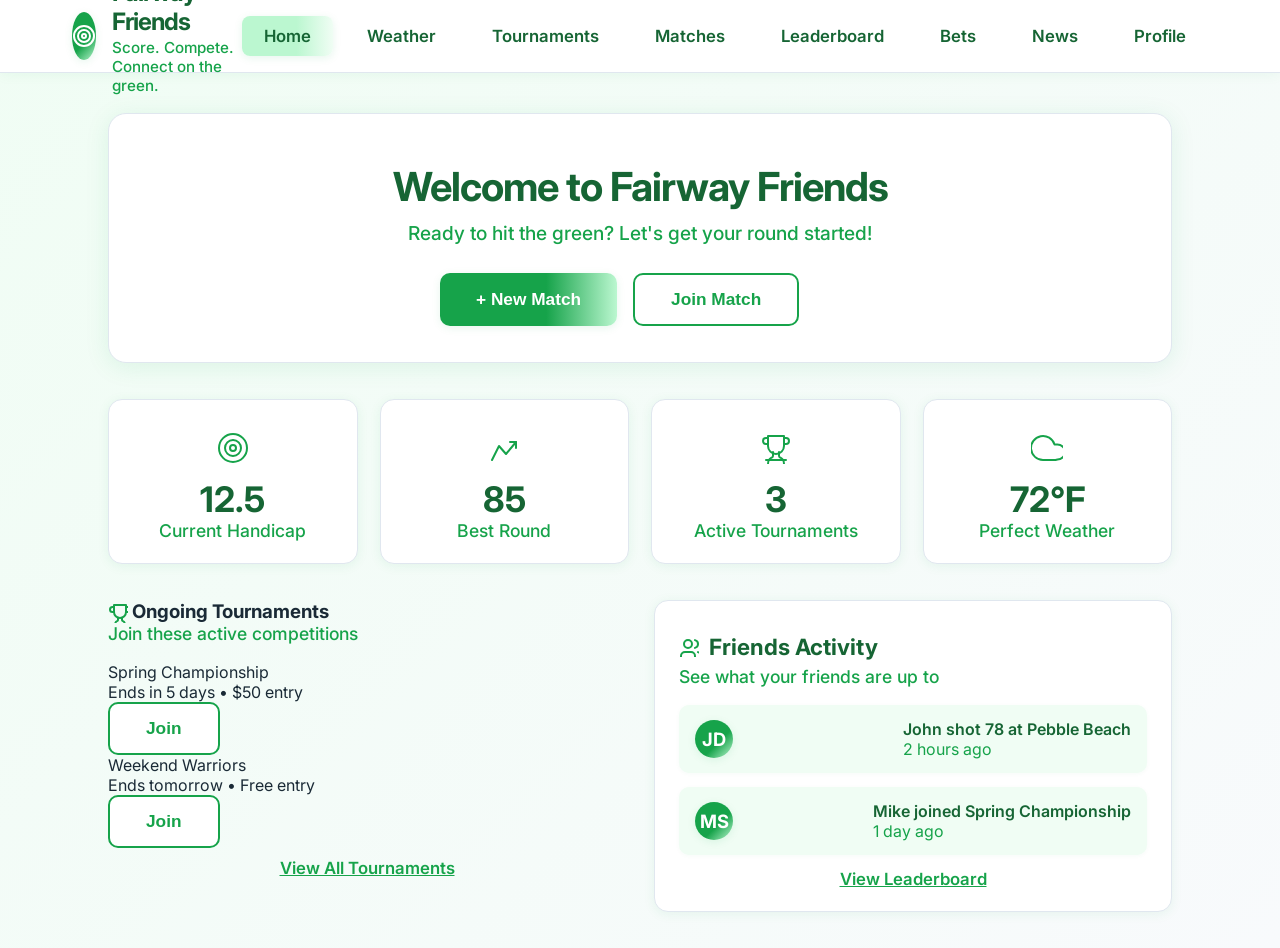
<file: index.html>
<!DOCTYPE html>
<html lang="en">
<head>
  <meta charset="UTF-8" />
  <meta name="viewport" content="width=device-width, initial-scale=1.0"/>
  <title>Fairway Friends</title>
  <link rel="stylesheet" href="styles.css" />
</head>
<body>
  <nav>
    <div class="nav-container">
      <div class="nav-left">
        <div class="logo-circle">
          <!-- Target SVG Icon -->
          <svg width="24" height="24" fill="none" stroke="white" stroke-width="2" stroke-linecap="round" stroke-linejoin="round">
            <circle cx="12" cy="12" r="10"/>
            <circle cx="12" cy="12" r="6"/>
            <circle cx="12" cy="12" r="2"/>
          </svg>
        </div>
        <div>
          <h1>Fairway Friends</h1>
          <p class="subtitle">Score. Compete. Connect on the green.</p>
        </div>
      </div>
      <div class="nav-right">
        <a class="active" href="index.html">Home</a>
        <a href="weather.html">Weather</a>
        <a href="tournaments.html">Tournaments</a>
        <a href="matches.html">Matches</a>
        <a href="leaderboard.html">Leaderboard</a>
        <a href="#">Bets</a>
        <a href="news.html">News</a>
        <a href="profile.html">Profile</a>
      </div>
    </div>
  </nav>
  <main>
    <section class="welcome-card">
      <h2>Welcome to Fairway Friends</h2>
      <p>Ready to hit the green? Let's get your round started!</p>
      <div class="welcome-actions">
        <button class="btn-primary">+ New Match</button>
        <button class="btn-outline">Join Match</button>
      </div>
    </section>
    <section class="stats-grid">
      <div class="stat-card">
        <div class="stat-icon">
          <svg width="32" height="32" fill="none" stroke="#16a34a" stroke-width="2" stroke-linecap="round" stroke-linejoin="round">
            <circle cx="16" cy="16" r="14"/>
            <circle cx="16" cy="16" r="8"/>
            <circle cx="16" cy="16" r="3"/>
          </svg>
        </div>
        <div class="stat-value">12.5</div>
        <div class="stat-label">Current Handicap</div>
      </div>
      <div class="stat-card">
        <div class="stat-icon">
          <svg width="32" height="32" fill="none" stroke="#16a34a" stroke-width="2" stroke-linecap="round" stroke-linejoin="round">
            <polyline points="28 10 18 22 11 14 4 28"/>
            <polyline points="22 10 28 10 28 16"/>
          </svg>
        </div>
        <div class="stat-value">85</div>
        <div class="stat-label">Best Round</div>
      </div>
      <div class="stat-card">
        <div class="stat-icon">
          <svg width="32" height="32" fill="none" stroke="#16a34a" stroke-width="2" stroke-linecap="round" stroke-linejoin="round">
            <path d="M8 12H6a3 3 0 0 1 0-6h2"/>
            <path d="M24 12h2a3 3 0 0 0 0-6h-2"/>
            <path d="M6 28h20"/>
            <path d="M13 20v4c0 .8-.7 1.4-1.5 1.7C9.7 26.5 8 29 8 32"/>
            <path d="M19 20v4c0 .8.7 1.4 1.5 1.7C22.3 26.5 24 29 24 32"/>
            <path d="M24 4H8v10a8 8 0 0 0 16 0V4Z"/>
          </svg>
        </div>
        <div class="stat-value">3</div>
        <div class="stat-label">Active Tournaments</div>
      </div>
      <div class="stat-card">
        <div class="stat-icon">
          <svg width="32" height="32" fill="none" stroke="#16a34a" stroke-width="2" stroke-linecap="round" stroke-linejoin="round">
            <path d="M24.5 28H12a12 12 0 1 1 11.5-15.5h3a7.5 7.5 0 1 1 0 15Z"/>
          </svg>
        </div>
        <div class="stat-value">72°F</div>
        <div class="stat-label">Perfect Weather</div>
      </div>
    </section>
    <section class="bottom-grid">
      <div class="tournaments-card">
        <h3><svg width="20" height="20" fill="none" stroke="#16a34a" stroke-width="2" stroke-linecap="round" stroke-linejoin="round" style="vertical-align:middle"><path d="M6 9H4.5a2.5 2.5 0 0 1 0-5H6"/><path d="M18 9h1.5a2.5 2.5 0 0 0 0-5H18"/><path d="M4 22h16"/><path d="M10 14.66V17c0 .55-.47.98-.97 1.21C7.85 18.75 7 20.24 7 22"/><path d="M14 14.66V17c0 .55.47.98.97 1.21C16.15 18.75 17 20.24 17 22"/><path d="M18 2H6v7a6 6 0 0 0 12 0V2Z"/></svg> Ongoing Tournaments</h3>
        <p class="card-subtitle">Join these active competitions</p>
        <div class="tournament-list">
          <div class="tournament">
            <div>
              <div class="tournament-title">Spring Championship</div>
              <div class="tournament-desc">Ends in 5 days • $50 entry</div>
            </div>
            <button class="btn-outline">Join</button>
          </div>
          <div class="tournament">
            <div>
              <div class="tournament-title">Weekend Warriors</div>
              <div class="tournament-desc">Ends tomorrow • Free entry</div>
            </div>
            <button class="btn-outline">Join</button>
          </div>
        </div>
        <a href="#" class="view-link">View All Tournaments</a>
      </div>
      <div class="activity-card">
        <h3><svg width="20" height="20" fill="none" stroke="#16a34a" stroke-width="2" stroke-linecap="round" stroke-linejoin="round" style="vertical-align:middle"><circle cx="9" cy="7" r="4"/><path d="M16 21v-2a4 4 0 0 0-4-4H6a4 4 0 0 0-4 4v2"/><path d="M22 21v-2a4 4 0 0 0-3-3.87"/><path d="M16 3.13a4 4 0 0 1 0 7.75"/></svg> Friends Activity</h3>
        <p class="card-subtitle">See what your friends are up to</p>
        <div class="activity-list">
          <div class="activity">
            <div class="avatar">JD</div>
            <div>
              <div class="activity-title">John shot 78 at Pebble Beach</div>
              <div class="activity-desc">2 hours ago</div>
            </div>
          </div>
          <div class="activity">
            <div class="avatar">MS</div>
            <div>
              <div class="activity-title">Mike joined Spring Championship</div>
              <div class="activity-desc">1 day ago</div>
            </div>
          </div>
        </div>
        <a href="#" class="view-link">View Leaderboard</a>
      </div>
    </section>
  </main>
</body>
</html>
</file>
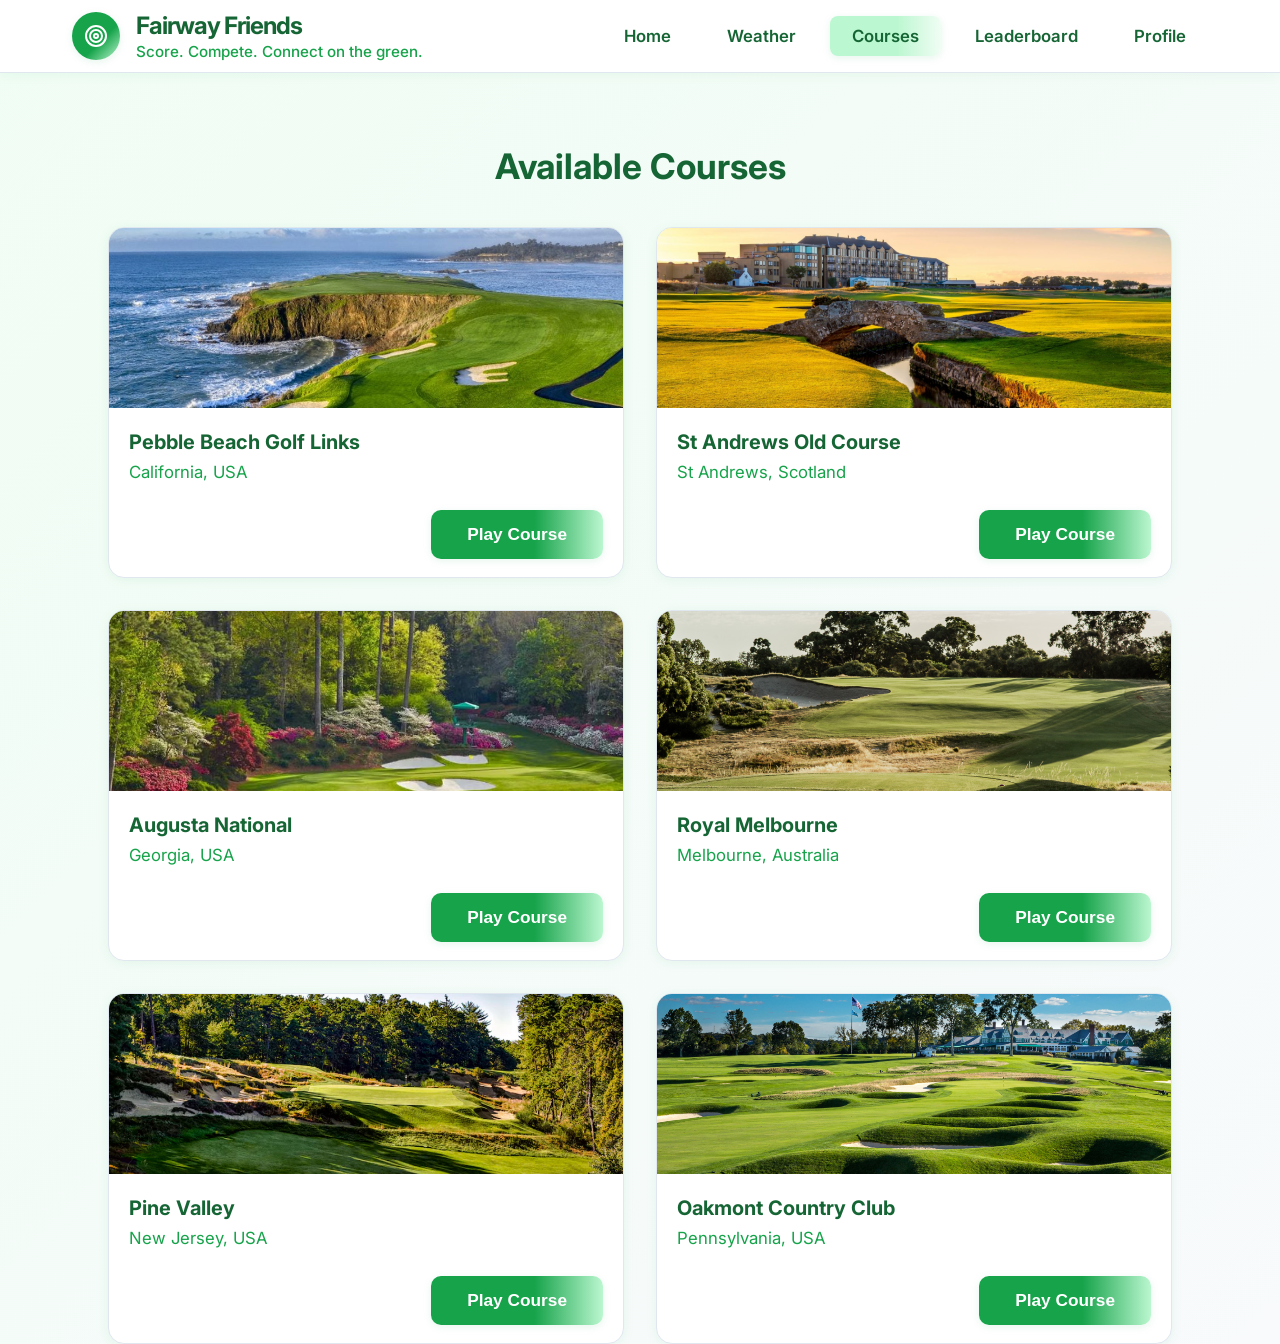
<file: courses.html>
<!DOCTYPE html>
<html lang="en">
<head>
  <meta charset="UTF-8" />
  <meta name="viewport" content="width=device-width, initial-scale=1.0"/>
  <title>Courses - Fairway Friends</title>
  <link rel="stylesheet" href="styles.css" />
  <style>
    .courses-list {
      display: grid;
      grid-template-columns: 1fr 1fr;
      gap: 32px;
      margin-top: 40px;
    }
    @media (max-width: 900px) {
      .courses-list { grid-template-columns: 1fr; }
    }
    .course-card {
      background: #fff;
      border-radius: 16px;
      box-shadow: 0 2px 12px rgba(22, 163, 74, 0.08);
      border: 1.5px solid #e0e7ef;
      overflow: hidden;
      display: flex;
      flex-direction: column;
      transition: box-shadow 0.18s, transform 0.18s;
    }
    .course-card:hover {
      box-shadow: 0 8px 32px rgba(22, 163, 74, 0.13);
      transform: translateY(-2px) scale(1.03);
    }
    .course-img {
      width: 100%;
      height: 180px;
      object-fit: cover;
      background: #e0e7ef;
    }
    .course-info {
      padding: 22px 20px 18px 20px;
      flex: 1;
      display: flex;
      flex-direction: column;
      justify-content: space-between;
    }
    .course-title {
      font-size: 1.25rem;
      font-weight: 700;
      color: #166534;
      margin-bottom: 8px;
    }
    .course-location {
      color: #16a34a;
      font-size: 1.05rem;
      margin-bottom: 18px;
    }
    .join-btn {
      align-self: flex-end;
      margin-top: 10px;
    }
  </style>
</head>
<body>
  <nav>
    <div class="nav-container">
      <div class="nav-left">
        <div class="logo-circle">
          <svg width="24" height="24" fill="none" stroke="white" stroke-width="2" stroke-linecap="round" stroke-linejoin="round">
            <circle cx="12" cy="12" r="10"/>
            <circle cx="12" cy="12" r="6"/>
            <circle cx="12" cy="12" r="2"/>
          </svg>
        </div>
        <div>
          <h1>Fairway Friends</h1>
          <p class="subtitle">Score. Compete. Connect on the green.</p>
        </div>
      </div>
      <div class="nav-right">
        <a href="index.php">Home</a>
        <a href="weather.html">Weather</a>
        <a class="active" href="matches.html">Courses</a>
        <a href="leaderboard.html">Leaderboard</a>
        <a href="profile.html">Profile</a>
      </div>
    </div>
  </nav>
  <main>
    <h2 style="text-align:center; color:#166534; font-size:2.2rem; font-weight:700; margin-top:32px;">Available Courses</h2>
    <div class="courses-list">
      <div class="course-card">
        <img class="course-img" src="golf-pictures/pebble-beach.jpg" alt="Pebble Beach Golf Links" />
        <div class="course-info">
          <div>
            <div class="course-title">Pebble Beach Golf Links</div>
            <div class="course-location">California, USA</div>
          </div>
          <button class="btn-primary join-btn">Play Course</button>
        </div>
      </div>
      <div class="course-card">
        <img class="course-img" src="golf-pictures/st-andrews.jpg" alt="St Andrews Old Course" />
        <div class="course-info">
          <div>
            <div class="course-title">St Andrews Old Course</div>
            <div class="course-location">St Andrews, Scotland</div>
          </div>
          <button class="btn-primary join-btn">Play Course</button>
        </div>
      </div>
      <div class="course-card">
        <img class="course-img" src="golf-pictures/augusta.jpg" alt="Augusta National" />
        <div class="course-info">
          <div>
            <div class="course-title">Augusta National</div>
            <div class="course-location">Georgia, USA</div>
          </div>
          <button class="btn-primary join-btn">Play Course</button>
        </div>
      </div>
      <div class="course-card">
        <img class="course-img" src="golf-pictures/royal-melbourne.jpg" alt="Royal Melbourne" />
        <div class="course-info">
          <div>
            <div class="course-title">Royal Melbourne</div>
            <div class="course-location">Melbourne, Australia</div>
          </div>
          <button class="btn-primary join-btn">Play Course</button>
        </div>
      </div>
      <div class="course-card">
        <img class="course-img" src="golf-pictures/pine-valley.jpg" alt="Pine Valley" />
        <div class="course-info">
          <div>
            <div class="course-title">Pine Valley</div>
            <div class="course-location">New Jersey, USA</div>
          </div>
          <button class="btn-primary join-btn">Play Course</button>
        </div>
      </div>
      <div class="course-card">
        <img class="course-img" src="golf-pictures/oakmont.jpg" alt="Oakmont Country Club" />
        <div class="course-info">
          <div>
            <div class="course-title">Oakmont Country Club</div>
            <div class="course-location">Pennsylvania, USA</div>
          </div>
          <button class="btn-primary join-btn">Play Course</button>
        </div>
      </div>
    </div>
  </main>
</body>
</html>
</file>
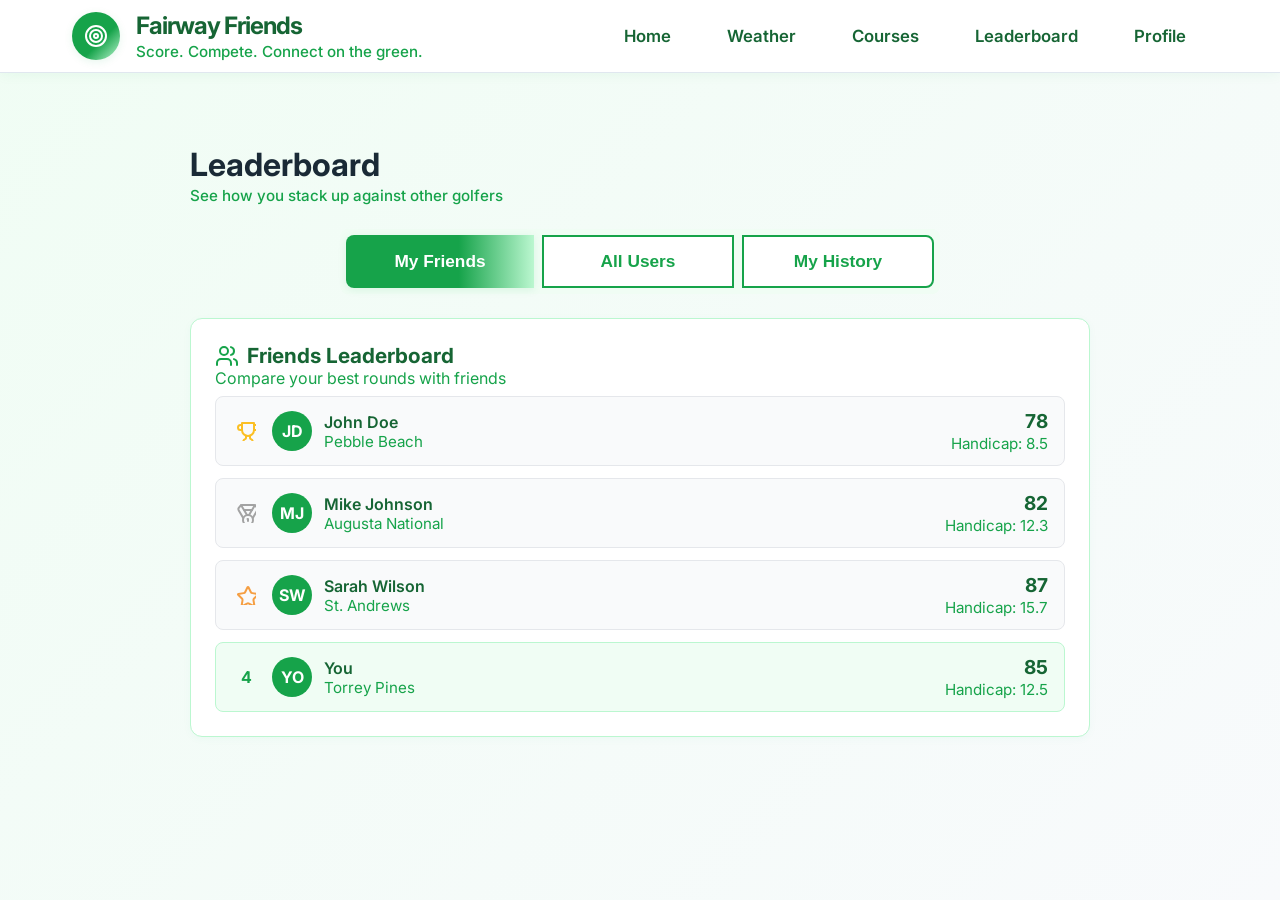
<file: leaderboard.html>
<!DOCTYPE html>
<html lang="en">
<head>
  <meta charset="UTF-8" />
  <meta name="viewport" content="width=device-width, initial-scale=1.0"/>
  <title>Leaderboard - Fairway Friends</title>
  <link rel="stylesheet" href="styles.css" />
</head>
<body>
  <nav>
    <div class="nav-container">
      <div class="nav-left">
        <div class="logo-circle">
          <svg width="24" height="24" fill="none" stroke="white" stroke-width="2" stroke-linecap="round" stroke-linejoin="round">
            <circle cx="12" cy="12" r="10"/>
            <circle cx="12" cy="12" r="6"/>
            <circle cx="12" cy="12" r="2"/>
          </svg>
        </div>
        <div>
          <h1>Fairway Friends</h1>
          <p class="subtitle">Score. Compete. Connect on the green.</p>
        </div>
      </div>
      <div class="nav-right">
        <a href="index.php">Home</a>
        <a href="weather.html">Weather</a>
        <a href="courses.html">Courses</a>
        <a href="leaderboard.html">Leaderboard</a>
        <a href="profile.html">Profile</a>
      </div>
    </div>
  </nav>
  <main>
    <div class="leaderboard-container">
      <div class="text-center" style="margin-top: 32px;">
        <h1 class="main-title">Leaderboard</h1>
        <p class="subtitle">See how you stack up against other golfers</p>
      </div>
      <div style="display: flex; gap: 8px; background: #f0fdf4; padding: 6px; border-radius: 8px; max-width: 600px; margin: 24px auto 0 auto;">
        <button class="btn-primary" style="flex:1; border-radius:8px 0 0 8px;">My Friends</button>
        <button class="btn-outline" style="flex:1; border-radius:0;">All Users</button>
        <button class="btn-outline" style="flex:1; border-radius:0 8px 8px 0;">My History</button>
      </div>
      <div class="leaderboard-card">
        <div class="leaderboard-header">
          <svg width="24" height="24" fill="none" stroke="#16a34a" stroke-width="2" stroke-linecap="round" stroke-linejoin="round">
            <circle cx="9" cy="7" r="4"/>
            <path d="M16 21v-2a4 4 0 0 0-4-4H6a4 4 0 0 0-4 4v2"/>
            <path d="M22 21v-2a4 4 0 0 0-3-3.87"/>
            <path d="M16 3.13a4 4 0 0 1 0 7.75"/>
          </svg>
          <span class="leaderboard-title">Friends Leaderboard</span>
        </div>
        <div class="leaderboard-desc">Compare your best rounds with friends</div>
        <div class="leaderboard-list">
          <!-- Row 1 -->
          <div class="leaderboard-row">
            <div class="left">
              <span class="leaderboard-rank">
                <svg width="20" height="20" fill="none" stroke="#fbbf24" stroke-width="2" stroke-linecap="round" stroke-linejoin="round" style="vertical-align: middle;"><path d="M6 9H4.5a2.5 2.5 0 0 1 0-5H6"/><path d="M18 9h1.5a2.5 2.5 0 0 0 0-5H18"/><path d="M4 22h16"/><path d="M10 14.66V17c0 .55-.47.98-.97 1.21C7.85 18.75 7 20.24 7 22"/><path d="M14 14.66V17c0 .55.47.98.97 1.21C16.15 18.75 17 20.24 17 22"/><path d="M18 2H6v7a6 6 0 0 0 12 0V2Z"/></svg>
              </span>
              <span class="leaderboard-avatar">JD</span>
              <div class="leaderboard-info">
                <span class="leaderboard-name">John Doe</span>
                <span class="leaderboard-course">Pebble Beach</span>
              </div>
            </div>
            <div class="leaderboard-score">
              <span class="leaderboard-score-main">78</span><br />
              <span class="leaderboard-score-sub">Handicap: 8.5</span>
            </div>
          </div>
          <!-- Row 2 -->
          <div class="leaderboard-row">
            <div class="left">
              <span class="leaderboard-rank">
                <svg width="20" height="20" fill="none" stroke="#a3a3a3" stroke-width="2" stroke-linecap="round" stroke-linejoin="round" style="vertical-align: middle;"><circle cx="12" cy="17" r="5"/><path d="M7.21 15 2.66 7.14a2 2 0 0 1 .13-2.2L4.4 2.8A2 2 0 0 1 6 2h12a2 2 0 0 1 1.6.8l1.6 2.14a2 2 0 0 1 .14 2.2L16.79 15"/><path d="M11 12 5.12 2.2"/><path d="m13 12 5.88-9.8"/><path d="M8 7h8"/><path d="M12 18v-2h-.5"/></svg>
              </span>
              <span class="leaderboard-avatar">MJ</span>
              <div class="leaderboard-info">
                <span class="leaderboard-name">Mike Johnson</span>
                <span class="leaderboard-course">Augusta National</span>
              </div>
            </div>
            <div class="leaderboard-score">
              <span class="leaderboard-score-main">82</span><br />
              <span class="leaderboard-score-sub">Handicap: 12.3</span>
            </div>
          </div>
          <!-- Row 3 -->
          <div class="leaderboard-row">
            <div class="left">
              <span class="leaderboard-rank">
                <svg width="20" height="20" fill="none" stroke="#f59e42" stroke-width="2" stroke-linecap="round" stroke-linejoin="round" style="vertical-align: middle;"><path d="M11.525 2.295a.53.53 0 0 1 .95 0l2.31 4.679a2.123 2.123 0 0 0 1.595 1.16l5.166.756a.53.53 0 0 1 .294.904l-3.736 3.638a2.123 2.123 0 0 0-.611 1.878l.882 5.14a.53.53 0 0 1-.771.56l-4.618-2.428a2.122 2.122 0 0 0-1.973 0L6.396 21.01a.53.53 0 0 1-.77-.56l.881-5.139a2.122 2.122 0 0 0-.611-1.879L2.16 9.795a.53.53 0 0 1 .294-.906l5.165-.755a2.122 2.122 0 0 0 1.597-1.16z"/></svg>
              </span>
              <span class="leaderboard-avatar">SW</span>
              <div class="leaderboard-info">
                <span class="leaderboard-name">Sarah Wilson</span>
                <span class="leaderboard-course">St. Andrews</span>
              </div>
            </div>
            <div class="leaderboard-score">
              <span class="leaderboard-score-main">87</span><br />
              <span class="leaderboard-score-sub">Handicap: 15.7</span>
            </div>
          </div>
          <!-- Row 4 (You) -->
          <div class="leaderboard-row highlight">
            <div class="left">
              <span class="leaderboard-rank">4</span>
              <span class="leaderboard-avatar">YO</span>
              <div class="leaderboard-info">
                <span class="leaderboard-name">You</span>
                <span class="leaderboard-course">Torrey Pines</span>
              </div>
            </div>
            <div class="leaderboard-score">
              <span class="leaderboard-score-main">85</span><br />
              <span class="leaderboard-score-sub">Handicap: 12.5</span>
            </div>
          </div>
        </div>
      </div>
    </div>
  </main>
</body>
</html>
</file>
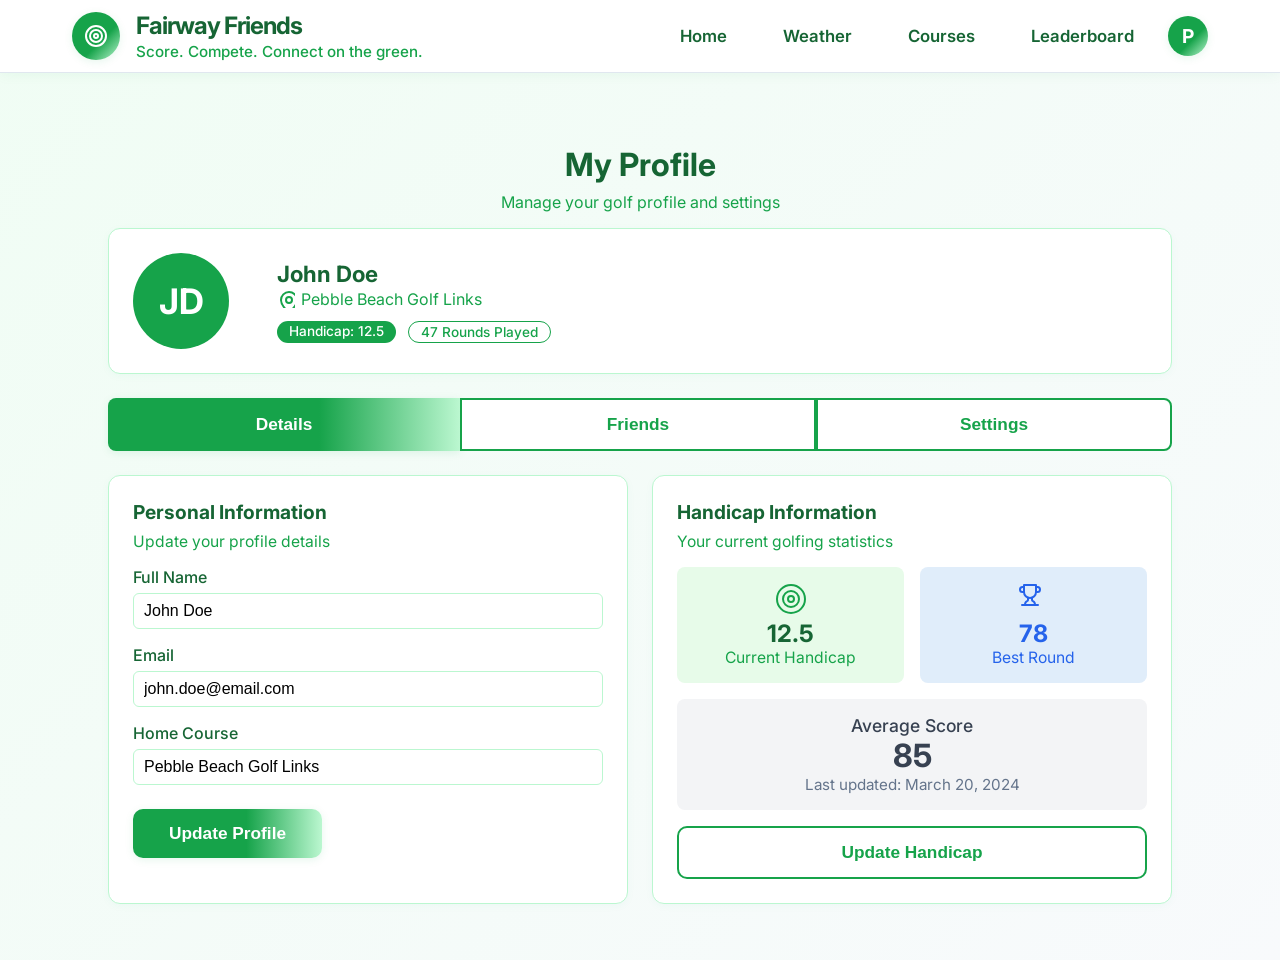
<file: profile.html>
<!DOCTYPE html>
<html lang="en">
<head>
  <meta charset="UTF-8" />
  <meta name="viewport" content="width=device-width, initial-scale=1.0"/>
  <title>My Profile - Fairway Friends</title>
  <link rel="stylesheet" href="styles.css" />
  <style>
    .tab-content { display: none; }
    .tab-content.active { display: block; }
    .profile-avatar {
      width: 96px; height: 96px;
      background: #16a34a;
      color: #fff;
      border-radius: 50%;
      display: flex; align-items: center; justify-content: center;
      font-size: 2.2rem;
      font-weight: bold;
      margin-right: 24px;
    }
    .profile-badges { display: flex; gap: 12px; margin-top: 12px; }
    .profile-badge {
      display: inline-block;
      border-radius: 12px;
      padding: 2px 12px;
      font-size: 0.85rem;
      font-weight: 500;
      background: #16a34a;
      color: #fff;
    }
    .profile-badge.outline {
      background: #fff;
      color: #16a34a;
      border: 1px solid #16a34a;
    }
    .profile-section {
      background: #fff;
      border: 1px solid #bbf7d0;
      border-radius: 12px;
      box-shadow: 0 2px 8px rgba(16, 185, 129, 0.04);
      margin-bottom: 24px;
      padding: 24px;
    }
    .profile-form label {
      display: block;
      margin-bottom: 6px;
      color: #166534;
      font-weight: 500;
    }
    .profile-form input {
      width: 100%;
      padding: 8px 10px;
      margin-bottom: 16px;
      border: 1px solid #bbf7d0;
      border-radius: 6px;
      font-size: 1rem;
    }
    .profile-form button {
      margin-top: 8px;
    }
    .profile-grid {
      display: grid;
      grid-template-columns: 1fr 1fr;
      gap: 24px;
    }
    @media (max-width: 900px) {
      .profile-grid { grid-template-columns: 1fr; }
    }
    .friends-list {
      display: grid;
      grid-template-columns: 1fr 1fr;
      gap: 12px;
      margin-top: 12px;
    }
    .friend-card {
      display: flex;
      align-items: center;
      background: #e7fbe9;
      border-radius: 8px;
      padding: 10px 16px;
      gap: 12px;
      font-size: 1rem;
    }
    .friend-card.offline { background: #f3f4f6; }
    .friend-status {
      font-size: 0.9rem;
      margin-left: auto;
      display: flex;
      align-items: center;
      gap: 4px;
    }
    .status-dot {
      width: 8px; height: 8px;
      border-radius: 50%;
      display: inline-block;
    }
    .status-dot.online { background: #16a34a; }
    .status-dot.offline { background: #a3a3a3; }
    .pending-invites {
      margin-top: 16px;
      display: flex;
      flex-direction: column;
      gap: 10px;
    }
    .invite-card {
      background: #fef9c3;
      border: 1px solid #fde68a;
      border-radius: 8px;
      padding: 12px 16px;
      display: flex;
      align-items: center;
      justify-content: space-between;
      gap: 12px;
    }
    .invite-info {
      display: flex;
      flex-direction: column;
      gap: 2px;
    }
    .settings-grid {
      display: grid;
      grid-template-columns: 1fr 1fr;
      gap: 24px;
    }
    @media (max-width: 900px) {
      .settings-grid { grid-template-columns: 1fr; }
    }
    .checkbox-group {
      display: flex;
      flex-direction: column;
      gap: 12px;
      margin-top: 12px;
    }
    .checkbox-label {
      display: flex;
      align-items: center;
      gap: 8px;
      font-size: 1rem;
      color: #166534;
    }
    .checkbox-label input[type="checkbox"] {
      accent-color: #16a34a;
      width: 18px; height: 18px;
    }
  </style>
</head>
<body>
  <nav>
    <div class="nav-container">
      <div class="nav-left">
        <div class="logo-circle">
          <svg width="24" height="24" fill="none" stroke="white" stroke-width="2" stroke-linecap="round" stroke-linejoin="round">
            <circle cx="12" cy="12" r="10"/>
            <circle cx="12" cy="12" r="6"/>
            <circle cx="12" cy="12" r="2"/>
          </svg>
        </div>
        <div>
          <h1>Fairway Friends</h1>
          <p class="subtitle">Score. Compete. Connect on the green.</p>
        </div>
      </div>
      <div class="nav-right">
        <a href="index.php">Home</a>
        <a href="weather.html">Weather</a>
        <a href="courses.html">Courses</a>
        <a href="leaderboard.html">Leaderboard</a>
        <div class="user-profile">
          <div class="profile-icon">P</div>
          <div class="profile-dropdown">
            <a href="profile.html">Profile</a>
            <a href="settings.html">Settings</a>
            <div class="divider"></div>
            <a href="logout.php">Logout</a>
          </div>
        </div>
      </div>
    </div>
  </nav>
  <main>
    <section style="text-align:center; margin-top:32px; margin-bottom:16px;">
      <h2 style="font-size:2rem; color:#166534; font-weight:bold; margin-bottom:8px;">My Profile</h2>
      <p style="color:#16a34a;">Manage your golf profile and settings</p>
    </section>
    <!-- Profile Card -->
    <section class="profile-section" style="max-width:1100px; margin:0 auto 24px auto;">
      <div style="display:flex; align-items:center; gap:24px;">
        <div class="profile-avatar">JD</div>
        <div>
          <div style="font-size:1.4rem; font-weight:bold; color:#166534;">John Doe</div>
          <div style="color:#16a34a; display:flex; align-items:center; gap:6px; margin-top:2px;">
            <svg width="18" height="18" fill="none" stroke="#16a34a" stroke-width="2" stroke-linecap="round" stroke-linejoin="round"><path d="M20 10c0 4.993-5.539 10.193-7.399 11.799a1 1 0 0 1-1.202 0C9.539 20.193 4 14.993 4 10a8 8 0 0 1 16 0"/><circle cx="12" cy="10" r="3"/></svg>
            Pebble Beach Golf Links
          </div>
          <div class="profile-badges">
            <span class="profile-badge">Handicap: 12.5</span>
            <span class="profile-badge outline">47 Rounds Played</span>
          </div>
        </div>
      </div>
    </section>
    <!-- Tabs -->
    <div style="max-width:1100px; margin:0 auto 24px auto;">
      <div style="display:flex; background:#f0fdf4; border-radius:8px;">
        <button class="btn-primary" id="tab-details" style="flex:1; border-radius:8px 0 0 8px;">Details</button>
        <button class="btn-outline" id="tab-friends" style="flex:1; border-radius:0;">Friends</button>
        <button class="btn-outline" id="tab-settings" style="flex:1; border-radius:0 8px 8px 0;">Settings</button>
      </div>
    </div>
    <!-- Tab Contents -->
    <div style="max-width:1100px; margin:0 auto 32px auto;">
      <!-- Details Tab -->
      <div class="tab-content active" id="content-details">
        <div class="profile-grid">
          <div class="profile-section">
            <div style="font-size:1.2rem; font-weight:bold; color:#166534; margin-bottom:8px;">Personal Information</div>
            <div style="color:#16a34a; font-size:0.98rem; margin-bottom:16px;">Update your profile details</div>
            <form class="profile-form">
              <label for="full-name">Full Name</label>
              <input type="text" id="full-name" value="John Doe" />
              <label for="email">Email</label>
              <input type="email" id="email" value="john.doe@email.com" />
              <label for="home-course">Home Course</label>
              <input type="text" id="home-course" value="Pebble Beach Golf Links" />
              <button class="btn-primary" type="button">Update Profile</button>
            </form>
          </div>
          <div class="profile-section">
            <div style="font-size:1.2rem; font-weight:bold; color:#166534; margin-bottom:8px;">Handicap Information</div>
            <div style="color:#16a34a; font-size:0.98rem; margin-bottom:16px;">Your current golfing statistics</div>
            <div style="display:grid; grid-template-columns:1fr 1fr; gap:16px; margin-bottom:16px;">
              <div style="text-align:center; background:#e7fbe9; border-radius:8px; padding:16px;">
                <svg width="32" height="32" fill="none" stroke="#16a34a" stroke-width="2" stroke-linecap="round" stroke-linejoin="round"><circle cx="16" cy="16" r="14"/><circle cx="16" cy="16" r="8"/><circle cx="16" cy="16" r="3"/></svg>
                <div style="font-size:1.5rem; font-weight:bold; color:#166534;">12.5</div>
                <div style="color:#16a34a; font-size:0.98rem;">Current Handicap</div>
              </div>
              <div style="text-align:center; background:#e0edfa; border-radius:8px; padding:16px;">
                <svg width="32" height="32" fill="none" stroke="#2563eb" stroke-width="2" stroke-linecap="round" stroke-linejoin="round"><path d="M6 9H4.5a2.5 2.5 0 0 1 0-5H6"/><path d="M18 9h1.5a2.5 2.5 0 0 0 0-5H18"/><path d="M4 22h16"/><path d="M10 14.66V17c0 .55-.47.98-.97 1.21C7.85 18.75 7 20.24 7 22"/><path d="M14 14.66V17c0 .55.47.98.97 1.21C16.15 18.75 17 20.24 17 22"/><path d="M18 2H6v7a6 6 0 0 0 12 0V2Z"/></svg>
                <div style="font-size:1.5rem; font-weight:bold; color:#2563eb;">78</div>
                <div style="color:#2563eb; font-size:0.98rem;">Best Round</div>
              </div>
            </div>
            <div style="text-align:center; background:#f3f4f6; border-radius:8px; padding:16px; margin-bottom:16px;">
              <div style="font-size:1.1rem; font-weight:500; color:#374151;">Average Score</div>
              <div style="font-size:2rem; font-weight:bold; color:#374151;">85</div>
              <div style="color:#64748b; font-size:0.95rem;">Last updated: March 20, 2024</div>
            </div>
            <button class="btn-outline" style="width:100%;">Update Handicap</button>
          </div>
        </div>
      </div>
      <!-- Friends Tab -->
      <div class="tab-content" id="content-friends">
        <div class="profile-section">
          <div style="font-size:1.2rem; font-weight:bold; color:#166534; margin-bottom:8px;">My Friends (4)</div>
          <div style="color:#16a34a; font-size:0.98rem; margin-bottom:16px;">Connect and compete with your golf buddies</div>
          <button class="btn-primary" style="float:right; margin-bottom:12px;">+ Invite Friend</button>
          <div class="friends-list">
            <div class="friend-card">
              <span class="profile-avatar" style="width:40px; height:40px; font-size:1rem; margin-right:0;">MJ</span>
              <span>Mike Johnson<br /><span style="color:#16a34a; font-size:0.95rem;">Handicap: 8.5</span></span>
              <span class="friend-status"><span class="status-dot online"></span>online</span>
            </div>
            <div class="friend-card">
              <span class="profile-avatar" style="width:40px; height:40px; font-size:1rem; margin-right:0;">TB</span>
              <span>Tom Brown<br /><span style="color:#16a34a; font-size:0.95rem;">Handicap: 11.2</span></span>
              <span class="friend-status"><span class="status-dot online"></span>online</span>
            </div>
            <div class="friend-card offline">
              <span class="profile-avatar" style="width:40px; height:40px; font-size:1rem; margin-right:0;">SW</span>
              <span>Sarah Wilson<br /><span style="color:#16a34a; font-size:0.95rem;">Handicap: 15.7</span></span>
              <span class="friend-status"><span class="status-dot offline"></span>offline</span>
            </div>
            <div class="friend-card offline">
              <span class="profile-avatar" style="width:40px; height:40px; font-size:1rem; margin-right:0;">LD</span>
              <span>Lisa Davis<br /><span style="color:#16a34a; font-size:0.95rem;">Handicap: 9.8</span></span>
              <span class="friend-status"><span class="status-dot offline"></span>offline</span>
            </div>
          </div>
        </div>
        <div class="profile-section">
          <div style="font-size:1.2rem; font-weight:bold; color:#166534; margin-bottom:8px;">Pending Invites</div>
          <div style="color:#16a34a; font-size:0.98rem; margin-bottom:16px;">Friends you've invited to join</div>
          <div class="pending-invites">
            <div class="invite-card">
              <div class="invite-info">
                <span>Alex Smith</span>
                <span style="color:#16a34a; font-size:0.95rem;">alex@email.com</span>
                <span style="color:#64748b; font-size:0.85rem;">Sent: 18/3/2024</span>
              </div>
              <button class="btn-outline" style="padding:4px 16px; font-size:0.95rem;">Resend</button>
            </div>
            <div class="invite-card">
              <div class="invite-info">
                <span>Emma Wilson</span>
                <span style="color:#16a34a; font-size:0.95rem;">emma@email.com</span>
                <span style="color:#64748b; font-size:0.85rem;">Sent: 17/3/2024</span>
              </div>
              <button class="btn-outline" style="padding:4px 16px; font-size:0.95rem;">Resend</button>
            </div>
          </div>
        </div>
      </div>
      <!-- Settings Tab -->
      <div class="tab-content" id="content-settings">
        <div class="settings-grid">
          <div class="profile-section">
            <div style="font-size:1.2rem; font-weight:bold; color:#166534; margin-bottom:8px;">Account Settings</div>
            <div style="color:#16a34a; font-size:0.98rem; margin-bottom:16px;">Manage your account preferences</div>
            <form class="profile-form">
              <label for="current-password">Current Password</label>
              <input type="password" id="current-password" placeholder="Enter current password" />
              <label for="new-password">New Password</label>
              <input type="password" id="new-password" placeholder="Enter new password" />
              <label for="confirm-password">Confirm Password</label>
              <input type="password" id="confirm-password" placeholder="Confirm new password" />
              <button class="btn-primary" type="button">Update Password</button>
            </form>
          </div>
          <div class="profile-section">
            <div style="font-size:1.2rem; font-weight:bold; color:#166534; margin-bottom:8px;">Notifications</div>
            <div style="color:#16a34a; font-size:0.98rem; margin-bottom:16px;">Choose how you want to be notified</div>
            <div class="checkbox-group">
              <label class="checkbox-label"><input type="checkbox" checked /> Email Notifications <span style="color:#64748b; font-size:0.95rem;">Match invites and results</span></label>
              <label class="checkbox-label"><input type="checkbox" checked /> Weekly Reports <span style="color:#64748b; font-size:0.95rem;">Your weekly golf summary</span></label>
            </div>
          </div>
        </div>
      </div>
    </div>
  </main>
  <script>
    // Tab switching logic
    const tabDetails = document.getElementById('tab-details');
    const tabFriends = document.getElementById('tab-friends');
    const tabSettings = document.getElementById('tab-settings');
    const contentDetails = document.getElementById('content-details');
    const contentFriends = document.getElementById('content-friends');
    const contentSettings = document.getElementById('content-settings');
    const tabButtons = [tabDetails, tabFriends, tabSettings];
    const tabContents = [contentDetails, contentFriends, contentSettings];

    tabButtons.forEach((btn, idx) => {
      btn.addEventListener('click', () => {
        tabButtons.forEach((b, i) => {
          if (i === idx) {
            b.classList.remove('btn-outline');
            b.classList.add('btn-primary');
            tabContents[i].classList.add('active');
          } else {
            b.classList.remove('btn-primary');
            b.classList.add('btn-outline');
            tabContents[i].classList.remove('active');
          }
        });
      });
    });
  </script>
</body>
</html>
</file>
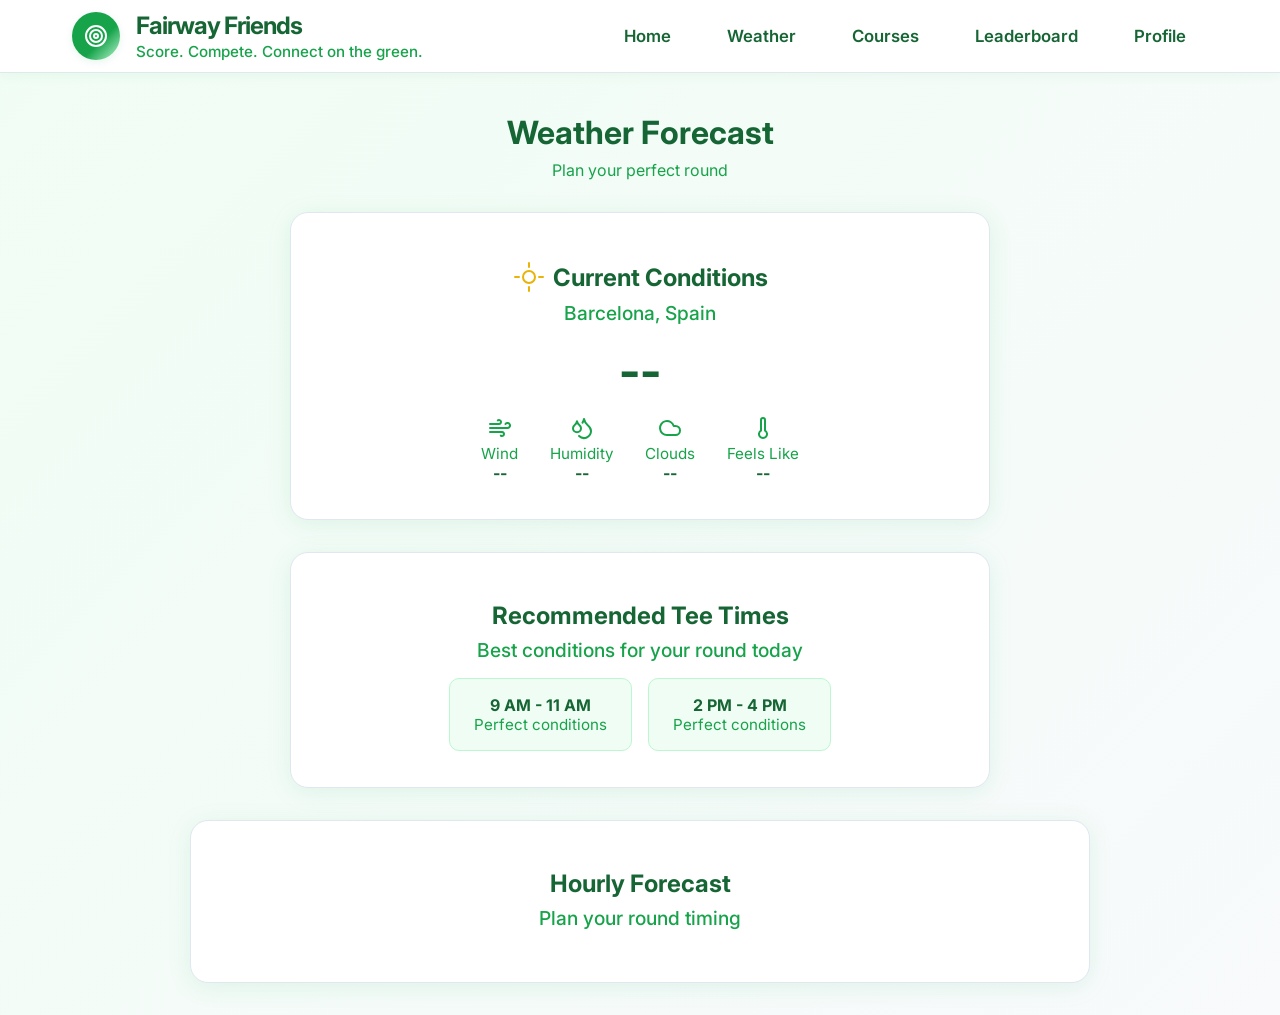
<file: weather.html>
<!DOCTYPE html>
<html lang="en">
<head>
  <meta charset="UTF-8" />
  <meta name="viewport" content="width=device-width, initial-scale=1.0"/>
  <title>Weather Forecast - Fairway Friends</title>
  <link rel="stylesheet" href="styles.css" />
</head>
<body>
  <nav>
    <div class="nav-container">
      <div class="nav-left">
        <div class="logo-circle">
          <!-- Target SVG Icon -->
          <svg width="24" height="24" fill="none" stroke="white" stroke-width="2" stroke-linecap="round" stroke-linejoin="round">
            <circle cx="12" cy="12" r="10"/>
            <circle cx="12" cy="12" r="6"/>
            <circle cx="12" cy="12" r="2"/>
          </svg>
        </div>
        <div>
          <h1>Fairway Friends</h1>
          <p class="subtitle">Score. Compete. Connect on the green.</p>
        </div>
      </div>
      <div class="nav-right">
        <a href="index.php">Home</a>
        <a href="weather.html">Weather</a>
        <a href="courses.html">Courses</a>
        <a href="leaderboard.html">Leaderboard</a>
        <a href="profile.html">Profile</a>
      </div>
    </div>
  </nav>
  <main>
    <section style="text-align:center; margin-bottom: 32px;">
      <h2 style="font-size:2rem; color:#166534; font-weight:bold; margin-bottom:8px;">Weather Forecast</h2>
      <p style="color:#16a34a;">Plan your perfect round</p>
    </section>
    <!-- Current Conditions Card -->
    <section class="welcome-card" style="max-width:700px; margin:0 auto 32px auto;">
      <h3 style="font-size:1.5rem; color:#166534; font-weight:bold; margin-bottom:8px; display:flex; align-items:center; justify-content:center; gap:8px;">
        <svg width="32" height="32" fill="none" stroke="#eab308" stroke-width="2" stroke-linecap="round" stroke-linejoin="round">
          <circle cx="16" cy="16" r="6"/>
          <line x1="16" y1="2" x2="16" y2="6"/>
          <line x1="16" y1="26" x2="16" y2="30"/>
          <line x1="2" y1="16" x2="6" y2="16"/>
          <line x1="26" y1="16" x2="30" y2="16"/>
        </svg>
        Current Conditions
      </h3>
      <p id="weather-location" style="color:#16a34a; margin-bottom:16px;">Barcelona, Spain</p>
      <div id="weather-temp" style="font-size:3rem; color:#166534; font-weight:bold; margin-bottom:16px;">--&deg;C</div>
      <div style="display:flex; flex-wrap:wrap; justify-content:center; gap:32px;">
        <div style="text-align:center;">
          <svg width="24" height="24" fill="none" stroke="#16a34a" stroke-width="2" stroke-linecap="round" stroke-linejoin="round"><path d="M12.8 19.6A2 2 0 1 0 14 16H2"/><path d="M17.5 8a2.5 2.5 0 1 1 2 4H2"/><path d="M9.8 4.4A2 2 0 1 1 11 8H2"/></svg>
          <div style="font-size:0.95rem; color:#16a34a;">Wind</div>
          <div id="weather-wind" style="font-weight:bold; color:#166534;">--</div>
        </div>
        <div style="text-align:center;">
          <svg width="24" height="24" fill="none" stroke="#16a34a" stroke-width="2" stroke-linecap="round" stroke-linejoin="round"><path d="M7 16.3c2.2 0 4-1.83 4-4.05 0-1.16-.57-2.26-1.71-3.19S7.29 6.75 7 5.3c-.29 1.45-1.14 2.84-2.29 3.76S3 11.1 3 12.25c0 2.22 1.8 4.05 4 4.05z"/><path d="M12.56 6.6A10.97 10.97 0 0 0 14 3.02c.5 2.5 2 4.9 4 6.5s3 3.5 3 5.5a6.98 6.98 0 0 1-11.91 4.97"/></svg>
          <div style="font-size:0.95rem; color:#16a34a;">Humidity</div>
          <div id="weather-humidity" style="font-weight:bold; color:#166534;">--</div>
        </div>
        <div style="text-align:center;">
          <svg width="24" height="24" fill="none" stroke="#16a34a" stroke-width="2" stroke-linecap="round" stroke-linejoin="round"><path d="M17.5 19H9a7 7 0 1 1 6.71-9h1.79a4.5 4.5 0 1 1 0 9Z"/></svg>
          <div style="font-size:0.95rem; color:#16a34a;">Clouds</div>
          <div id="weather-clouds" style="font-weight:bold; color:#166534;">--</div>
        </div>
        <div style="text-align:center;">
          <svg width="24" height="24" fill="none" stroke="#16a34a" stroke-width="2" stroke-linecap="round" stroke-linejoin="round"><path d="M14 4v10.54a4 4 0 1 1-4 0V4a2 2 0 0 1 4 0Z"/></svg>
          <div style="font-size:0.95rem; color:#16a34a;">Feels Like</div>
          <div id="weather-feels" style="font-weight:bold; color:#166534;">--</div>
        </div>
      </div>
    </section>
    <!-- Recommended Tee Times -->
    <section class="welcome-card" style="max-width:700px; margin:0 auto 32px auto;">
      <h3 style="font-size:1.5rem; color:#166534; font-weight:bold; margin-bottom:8px;">Recommended Tee Times</h3>
      <p style="color:#16a34a; margin-bottom:16px;">Best conditions for your round today</p>
      <div style="display:flex; flex-wrap:wrap; gap:16px; justify-content:center;">
        <div style="background:#f0fdf4; border:1px solid #bbf7d0; border-radius:10px; padding:16px 24px; min-width:180px;">
          <div style="font-weight:bold; color:#166534;">9 AM - 11 AM</div>
          <div style="color:#16a34a; font-size:0.95rem;">Perfect conditions</div>
        </div>
        <div style="background:#f0fdf4; border:1px solid #bbf7d0; border-radius:10px; padding:16px 24px; min-width:180px;">
          <div style="font-weight:bold; color:#166534;">2 PM - 4 PM</div>
          <div style="color:#16a34a; font-size:0.95rem;">Perfect conditions</div>
        </div>
      </div>
    </section>
    <!-- Hourly Forecast -->
    <section class="welcome-card" style="max-width:900px; margin:0 auto 32px auto;">
      <h3 style="font-size:1.5rem; color:#166534; font-weight:bold; margin-bottom:8px;">Hourly Forecast</h3>
      <p style="color:#16a34a; margin-bottom:16px;">Plan your round timing</p>
      <div id="hourly-forecast" style="display:flex; flex-wrap:wrap; gap:12px; justify-content:center;"></div>
    </section>
  </main>
  <script>
    // Fetch Barcelona weather from backend proxy
    fetch('weather-proxy.php')
      .then(res => res.json())
      .then(data => {
        console.log('Weather API response:', data);
        if (data.error) {
          document.getElementById('weather-temp').textContent = '--';
          document.getElementById('weather-wind').textContent = '--';
          document.getElementById('weather-humidity').textContent = '--';
          document.getElementById('weather-clouds').textContent = '--';
          document.getElementById('weather-feels').textContent = '--';
          alert('Weather API error: ' + data.error + '\nHTTP code: ' + data.http_code);
          return;
        }
        document.getElementById('weather-temp').innerHTML = `${Math.round(data.main.temp)}&deg;C`;
        document.getElementById('weather-wind').textContent = `${data.wind.speed} m/s`;
        document.getElementById('weather-humidity').textContent = `${data.main.humidity}%`;
        document.getElementById('weather-clouds').textContent = `${data.clouds.all}%`;
        document.getElementById('weather-feels').innerHTML = `${Math.round(data.main.feels_like)}&deg;C`;
        // Hourly forecast
        const hourlyDiv = document.getElementById('hourly-forecast');
        if (data.hourly && Array.isArray(data.hourly)) {
          hourlyDiv.innerHTML = data.hourly.map(hour => {
            const date = new Date(hour.dt * 1000);
            let hourLabel = date.getHours();
            let ampm = hourLabel >= 12 ? 'PM' : 'AM';
            hourLabel = hourLabel % 12;
            if (hourLabel === 0) hourLabel = 12;
            const iconUrl = `https://openweathermap.org/img/wn/${hour.icon}@2x.png`;
            return `
              <div style="background:#f0fdf4; border-radius:10px; padding:12px 16px; text-align:center; min-width:80px;">
                <div style="color:#166534; font-weight:500; margin-bottom:4px;">${hourLabel} ${ampm}</div>
                <img src="${iconUrl}" alt="${hour.main}" style="width:32px; height:32px; margin-bottom:2px;" />
                <div style="font-size:1.2rem; font-weight:bold; color:#166534;">${Math.round(hour.temp)}&deg;</div>
              </div>
            `;
          }).join('');
        }
      })
      .catch((err) => {
        console.error('Weather fetch error:', err);
        document.getElementById('weather-temp').textContent = '--';
        document.getElementById('weather-wind').textContent = '--';
        document.getElementById('weather-humidity').textContent = '--';
        document.getElementById('weather-clouds').textContent = '--';
        document.getElementById('weather-feels').textContent = '--';
      });
  </script>
</body>
</html>
</file>
<file: styles.css>
@import url('https://fonts.googleapis.com/css2?family=Inter:wght@400;600;700&display=swap');

/* =====================
   General Reset & Body
   ===================== */
* { box-sizing: border-box; margin: 0; padding: 0; }
body {
  font-family: 'Inter', Arial, sans-serif;
  background: linear-gradient(135deg, #f0fdf4 0%, #f8fafc 100%);
  min-height: 100vh;
  color: #1a2a36;
}

/* =====================
   Navigation Bar
   ===================== */
nav {
  background: #fff;
  border-bottom: 1.5px solid #e0e7ef;
  box-shadow: 0 2px 12px rgba(22, 163, 74, 0.06);
  position: sticky;
  top: 0;
  z-index: 100;
}
.nav-container {
  max-width: 1200px;
  margin: 0 auto;
  padding: 0 32px;
  display: flex;
  align-items: center;
  justify-content: space-between;
  height: 72px;
}
.nav-left {
  display: flex;
  align-items: center;
  gap: 16px;
}
.logo-circle {
  width: 48px; height: 48px;
  background: linear-gradient(135deg, #16a34a 60%, #bbf7d0 100%);
  border-radius: 50%;
  display: flex; align-items: center; justify-content: center;
  box-shadow: 0 2px 8px rgba(22, 163, 74, 0.10);
}
.nav-left h1 {
  font-size: 1.5rem;
  font-weight: 700;
  color: #166534;
  letter-spacing: -1px;
}
.subtitle {
  font-size: 0.95rem;
  color: #16a34a;
  margin-top: 2px;
  font-weight: 500;
}
.nav-right {
  display: flex;
  gap: 12px;
  align-items: center;
}
.nav-right a {
  text-decoration: none;
  color: #166534;
  background: transparent;
  padding: 10px 22px;
  border-radius: 8px;
  font-size: 1.05rem;
  font-weight: 600;
  transition: background 0.18s, color 0.18s, box-shadow 0.18s;
}
.nav-right a.active,
.nav-right a:hover {
  background: linear-gradient(90deg, #bbf7d0 60%, #f0fdf4 100%);
  color: #166534;
  box-shadow: 0 2px 8px rgba(22, 163, 74, 0.10);
}

/* =====================
   Main Content Layout
   ===================== */
main {
  max-width: 1100px;
  margin: 0 auto;
  padding: 40px 18px 0 18px;
}

/* =====================
   Buttons
   ===================== */
.btn-primary {
  background: linear-gradient(90deg, #16a34a 60%, #bbf7d0 100%);
  color: #fff;
  border: none;
  border-radius: 10px;
  padding: 14px 36px;
  font-size: 1.08rem;
  font-weight: 700;
  cursor: pointer;
  box-shadow: 0 2px 8px rgba(22, 163, 74, 0.10);
  transition: background 0.18s, box-shadow 0.18s, transform 0.18s;
}
.btn-primary:hover {
  background: linear-gradient(90deg, #166534 60%, #bbf7d0 100%);
  box-shadow: 0 4px 16px rgba(22, 163, 74, 0.18);
  transform: translateY(-2px) scale(1.03);
}
.btn-outline {
  background: #fff;
  color: #16a34a;
  border: 2px solid #16a34a;
  border-radius: 10px;
  padding: 14px 36px;
  font-size: 1.08rem;
  font-weight: 700;
  cursor: pointer;
  transition: background 0.18s, color 0.18s, box-shadow 0.18s, transform 0.18s;
}
.btn-outline:hover {
  background: #bbf7d0;
  color: #166534;
  box-shadow: 0 4px 16px rgba(22, 163, 74, 0.10);
  transform: translateY(-2px) scale(1.03);
}

/* =====================
   Cards & Sections
   ===================== */
.welcome-card, .stat-card, .activity-card {
  background: #fff;
  border: 1px solid #bbf7d0;
  border-radius: 14px;
  box-shadow: 0 2px 8px rgba(16, 185, 129, 0.04);
}

/* Welcome Card */
.welcome-card {
  text-align: center;
  padding: 48px 24px 36px 24px;
  margin-bottom: 36px;
  background: #fff;
  border-radius: 18px;
  box-shadow: 0 4px 24px rgba(22, 163, 74, 0.10);
  border: 1.5px solid #e0e7ef;
}
.welcome-card h2 {
  font-size: 2.5rem;
  color: #166534;
  margin-bottom: 10px;
  font-weight: 700;
  letter-spacing: -1px;
}
.welcome-card p {
  color: #16a34a;
  font-size: 1.2rem;
  margin-bottom: 28px;
  font-weight: 500;
}
.welcome-actions {
  display: flex;
  flex-direction: column;
  gap: 16px;
  max-width: 400px;
  margin: 0 auto;
}
@media (min-width: 600px) {
  .welcome-actions { flex-direction: row; }
}

/* Stat Cards */
.stats-grid {
  display: grid;
  grid-template-columns: 1fr;
  gap: 22px;
  margin-bottom: 36px;
}
@media (min-width: 700px) {
  .stats-grid { grid-template-columns: repeat(4, 1fr); }
}
.stat-card {
  border-radius: 14px;
  text-align: center;
  padding: 32px 10px 22px 10px;
  background: #fff;
  border: 1.5px solid #e0e7ef;
  box-shadow: 0 2px 12px rgba(22, 163, 74, 0.08);
  transition: box-shadow 0.18s, transform 0.18s;
  cursor: pointer;
}
.stat-card:hover {
  box-shadow: 0 8px 32px rgba(22, 163, 74, 0.13);
  transform: translateY(-2px) scale(1.03);
}
.stat-icon {
  margin-bottom: 10px;
}
.stat-value {
  font-size: 2.2rem;
  font-weight: 700;
  color: #166534;
}
.stat-label {
  font-size: 1.1rem;
  color: #16a34a;
  font-weight: 500;
}

/* Bottom Grid */
.bottom-grid {
  display: grid;
  grid-template-columns: 1fr;
  gap: 28px;
  margin-bottom: 36px;
}
@media (min-width: 1000px) {
  .bottom-grid { grid-template-columns: 1fr 1fr; }
}
.activity-card {
  border-radius: 14px;
  padding: 32px 24px 22px 24px;
  background: #fff;
  border: 1.5px solid #e0e7ef;
  box-shadow: 0 2px 12px rgba(22, 163, 74, 0.08);
}
.activity-card h3 {
  font-size: 1.4rem;
  color: #166534;
  font-weight: 700;
  margin-bottom: 6px;
  display: flex;
  align-items: center;
  gap: 10px;
}
.card-subtitle {
  color: #16a34a;
  font-size: 1.1rem;
  margin-bottom: 18px;
  font-weight: 500;
}
.activity-list {
  display: flex;
  flex-direction: column;
  gap: 14px;
  margin-bottom: 14px;
}
.activity {
  display: flex;
  align-items: center;
  justify-content: space-between;
  background: #f0fdf4;
  border-radius: 10px;
  padding: 14px 16px;
  box-shadow: 0 1px 4px rgba(22, 163, 74, 0.04);
}
.activity-title {
  font-weight: 600;
  color: #166534;
}
.activity-desc {
  color: #16a34a;
  font-size: 1rem;
}
.avatar {
  width: 38px; height: 38px;
  background: linear-gradient(135deg, #16a34a 60%, #bbf7d0 100%);
  color: #fff;
  border-radius: 50%;
  display: flex; align-items: center; justify-content: center;
  font-weight: 700;
  font-size: 1.15rem;
  margin-right: 14px;
  box-shadow: 0 2px 8px rgba(22, 163, 74, 0.10);
}
.view-link {
  display: block;
  text-align: center;
  color: #16a34a;
  font-weight: 600;
  font-size: 1.05rem;
  margin-top: 10px;
  text-decoration: underline;
  transition: color 0.18s;
}
.view-link:hover {
  color: #166534;
}

/* =====================
   Weather Page Styles
   ===================== */
/* Add new weather-specific classes here as needed */

/* =====================
   Match Cards & Matches Page
   ===================== */
.match-card {
  background: #fff;
  border: 1px solid #bbf7d0;
  border-radius: 12px;
  box-shadow: 0 2px 8px rgba(16, 185, 129, 0.04);
  padding: 0;
  transition: box-shadow 0.2s;
}
.match-card:hover {
  box-shadow: 0 4px 16px rgba(16, 185, 129, 0.10);
}
.match-card-header {
  display: flex;
  justify-content: space-between;
  align-items: flex-start;
  padding: 24px 24px 0 24px;
}
.match-card-title {
  font-weight: bold;
  color: #166534;
  font-size: 1.1rem;
}
.match-card-location {
  color: #16a34a;
  font-size: 0.95rem;
  display: flex;
  align-items: center;
  gap: 4px;
  margin-top: 4px;
}
.match-code-badge {
  background: #16a34a;
  color: #fff;
  border-radius: 12px;
  padding: 2px 12px;
  font-size: 0.85rem;
  font-weight: 500;
}
.match-card-body {
  padding: 0 24px 24px 24px;
  display: flex;
  flex-direction: column;
  gap: 10px;
}
.match-info-row {
  display: flex;
  align-items: center;
  justify-content: space-between;
  font-size: 0.98rem;
}
.match-info-item {
  display: flex;
  align-items: center;
  gap: 6px;
  color: #16a34a;
}
.match-format-badge {
  border: 1px solid #16a34a;
  color: #16a34a;
  border-radius: 12px;
  padding: 2px 10px;
  font-size: 0.85rem;
  font-weight: 500;
}
.match-date-row {
  display: flex;
  align-items: center;
  gap: 6px;
  color: #16a34a;
  font-size: 0.98rem;
}
.match-created-by {
  color: #16a34a;
  font-size: 0.95rem;
}
.match-join-btn {
  margin-top: 10px;
  width: 100%;
}
/* Join by Code Card */
.join-by-code-card {
  background: #fff;
  border: 1px solid #bbf7d0;
  border-radius: 12px;
  box-shadow: 0 2px 8px rgba(16, 185, 129, 0.04);
  margin-bottom: 24px;
  margin-top: 24px;
  max-width: 700px;
  margin-left: auto;
  margin-right: auto;
}
.join-by-code-header {
  display: flex;
  align-items: center;
  gap: 8px;
  padding: 24px 24px 0 24px;
}
.join-by-code-title {
  font-size: 1.3rem;
  color: #166534;
  font-weight: bold;
}
.join-by-code-desc {
  color: #16a34a;
  font-size: 1rem;
  padding: 0 24px 8px 24px;
}
.join-by-code-body {
  padding: 0 24px 24px 24px;
  display: flex;
  gap: 8px;
}
.join-by-code-input {
  flex: 1;
  height: 40px;
  border: 1px solid #bbf7d0;
  border-radius: 8px;
  padding: 0 12px;
  font-size: 1rem;
}

/* =====================
   Leaderboard Page
   ===================== */
.leaderboard-container {
  max-width: 900px;
  margin: 0 auto;
  margin-top: 24px;
}
.leaderboard-card {
  background: #fff;
  border: 1px solid #bbf7d0;
  border-radius: 12px;
  box-shadow: 0 2px 8px rgba(16, 185, 129, 0.04);
  margin-top: 24px;
  padding: 0;
}
.leaderboard-header {
  display: flex;
  align-items: center;
  gap: 8px;
  padding: 24px 24px 0 24px;
}
.leaderboard-title {
  font-size: 1.3rem;
  color: #166534;
  font-weight: bold;
}
.leaderboard-desc {
  color: #16a34a;
  font-size: 1rem;
  padding: 0 24px 8px 24px;
}
.leaderboard-list {
  padding: 0 24px 24px 24px;
  display: flex;
  flex-direction: column;
  gap: 12px;
}
.leaderboard-row {
  display: flex;
  align-items: center;
  justify-content: space-between;
  background: #f9fafb;
  border: 1px solid #e5e7eb;
  border-radius: 8px;
  padding: 12px 16px;
  gap: 12px;
}
.leaderboard-row.highlight {
  background: #f0fdf4;
  border: 1.5px solid #bbf7d0;
}
.leaderboard-row .left {
  display: flex;
  align-items: center;
  gap: 12px;
}
.leaderboard-rank {
  width: 28px;
  height: 28px;
  display: flex;
  align-items: center;
  justify-content: center;
  font-size: 1rem;
  font-weight: bold;
  color: #16a34a;
}
.leaderboard-avatar {
  width: 40px;
  height: 40px;
  background: #16a34a;
  color: #fff;
  border-radius: 50%;
  display: flex;
  align-items: center;
  justify-content: center;
  font-weight: bold;
  font-size: 1rem;
}
.leaderboard-info {
  display: flex;
  flex-direction: column;
}
.leaderboard-name {
  font-weight: 600;
  color: #166534;
}
.leaderboard-course {
  color: #16a34a;
  font-size: 0.95rem;
}
.leaderboard-score {
  text-align: right;
}
.leaderboard-score-main {
  font-size: 1.2rem;
  font-weight: bold;
  color: #166534;
}
.leaderboard-score-sub {
  color: #16a34a;
  font-size: 0.95rem;
}

/* =====================
   Authentication Pages
   ===================== */
.auth-container {
  max-width: 420px;
  margin: 56px auto;
  padding: 0 18px;
}

.auth-card {
  background: #fff;
  border: 1.5px solid #e0e7ef;
  border-radius: 16px;
  box-shadow: 0 4px 24px rgba(22, 163, 74, 0.10);
  padding: 40px 28px;
}

.auth-card h2 {
  text-align: center;
  color: #166534;
  font-size: 2rem;
  font-weight: 700;
  margin-bottom: 10px;
}

.auth-subtitle {
  text-align: center;
  color: #16a34a;
  margin-bottom: 28px;
  font-size: 1.1rem;
  font-weight: 500;
}

.auth-form {
  display: flex;
  flex-direction: column;
  gap: 18px;
}

.form-group {
  display: flex;
  flex-direction: column;
  gap: 7px;
}

.form-group label {
  color: #166534;
  font-weight: 600;
}

.form-group input {
  padding: 12px 14px;
  border: 1.5px solid #e0e7ef;
  border-radius: 8px;
  font-size: 1.05rem;
  transition: border-color 0.18s;
}

.form-group input:focus {
  outline: none;
  border-color: #16a34a;
}

.auth-footer {
  text-align: center;
  margin-top: 28px;
  color: #16a34a;
  font-size: 1.05rem;
}

.auth-footer a {
  color: #166534;
  text-decoration: underline;
  font-weight: 600;
}

/* User Profile Icon */
.user-profile {
  position: relative;
  cursor: pointer;
}

.profile-icon {
  width: 40px;
  height: 40px;
  background: linear-gradient(135deg, #16a34a 60%, #bbf7d0 100%);
  border-radius: 50%;
  display: flex;
  align-items: center;
  justify-content: center;
  color: white;
  font-weight: 700;
  font-size: 1.2rem;
  box-shadow: 0 2px 8px rgba(22, 163, 74, 0.10);
  transition: box-shadow 0.18s;
}

.profile-icon:hover {
  box-shadow: 0 4px 16px rgba(22, 163, 74, 0.18);
}

.profile-dropdown {
  position: absolute;
  top: 110%;
  right: 0;
  background: white;
  border: 1.5px solid #e0e7ef;
  border-radius: 10px;
  box-shadow: 0 8px 32px rgba(22, 163, 74, 0.13);
  padding: 10px 0;
  min-width: 180px;
  display: none;
  z-index: 10;
}

.profile-dropdown.active {
  display: block;
}

.profile-dropdown a {
  display: block;
  padding: 10px 22px;
  color: #166534;
  text-decoration: none;
  font-weight: 500;
  transition: background 0.18s;
}

.profile-dropdown a:hover {
  background: #f0fdf4;
}

.profile-dropdown .divider {
  height: 1px;
  background: #e0e7ef;
  margin: 10px 0;
}

/* Form Validation Styles */
.is-invalid {
    border-color: #dc3545 !important;
}

.invalid-feedback {
    color: #dc3545;
    font-size: 0.95rem;
    margin-top: 4px;
}

.alert {
    padding: 12px 16px;
    margin-bottom: 16px;
    border-radius: 8px;
    font-size: 1.05rem;
}

.alert-danger {
    background-color: #f8d7da;
    border: 1.5px solid #f5c2c7;
    color: #842029;
}

/* Responsive Tweaks */
@media (max-width: 700px) {
  .nav-container { padding: 0 10px; }
  main { padding: 24px 4px 0 4px; }
  .welcome-card { padding: 28px 6px 18px 6px; }
  .activity-card { padding: 18px 6px 10px 6px; }
}

/* --- Courses Page Styles --- */
.courses-list {
  display: grid;
  grid-template-columns: 1fr 1fr;
  gap: 32px;
  margin-top: 40px;
}
@media (max-width: 900px) {
  .courses-list { grid-template-columns: 1fr; }
}
.course-card {
  background: #fff;
  border-radius: 16px;
  box-shadow: 0 2px 12px rgba(22, 163, 74, 0.08);
  border: 1.5px solid #e0e7ef;
  overflow: hidden;
  display: flex;
  flex-direction: column;
  transition: box-shadow 0.18s, transform 0.18s;
}
.course-card:hover {
  box-shadow: 0 8px 32px rgba(22, 163, 74, 0.13);
  transform: translateY(-2px) scale(1.03);
}
.course-img {
  width: 100%;
  height: 180px;
  object-fit: cover;
  background: #e0e7ef;
}
.course-info {
  padding: 22px 20px 18px 20px;
  flex: 1;
  display: flex;
  flex-direction: column;
  justify-content: space-between;
}
.course-title {
  font-size: 1.25rem;
  font-weight: 700;
  color: #166534;
  margin-bottom: 8px;
}
.course-location {
  color: #16a34a;
  font-size: 1.05rem;
  margin-bottom: 18px;
}
.join-btn {
  align-self: flex-end;
  margin-top: 10px;
}
/* Remove old matches-specific styles */
.match-card, .match-card-header, .match-card-title, .match-card-location, .match-code-badge, .match-card-body, .match-info-row, .match-info-item, .match-format-badge, .match-date-row, .match-created-by, .match-join-btn, .join-by-code-card, .join-by-code-header, .join-by-code-title, .join-by-code-desc, .join-by-code-body, .join-by-code-input {
  display: none !important;
}
</file>
